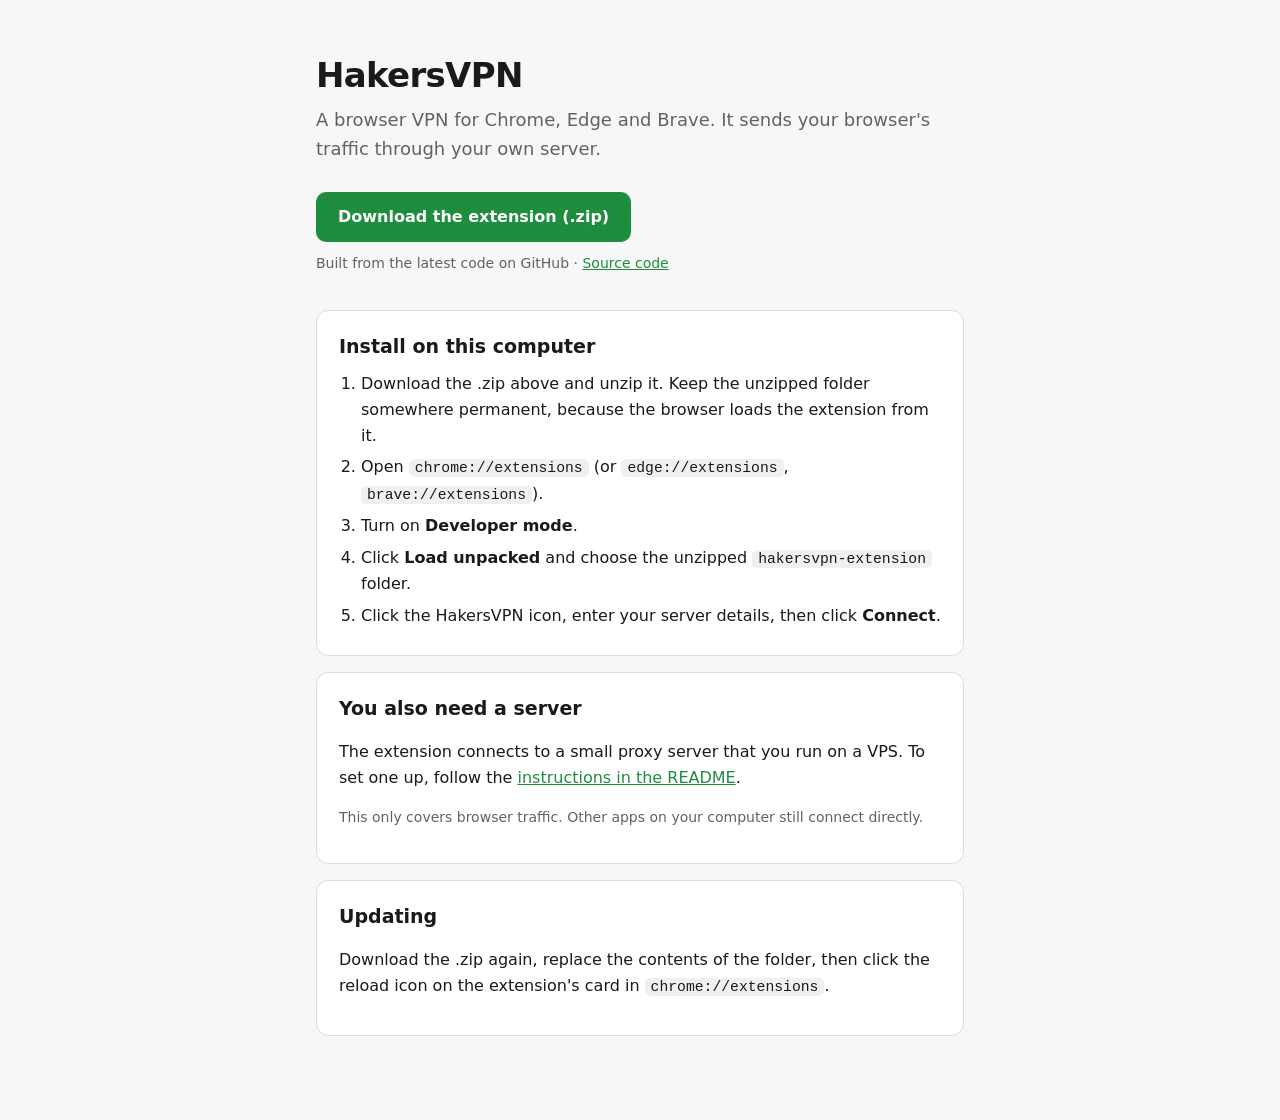
<file: site/index.html>
<!doctype html>
<html lang="en">
<head>
  <meta charset="utf-8">
  <meta name="viewport" content="width=device-width, initial-scale=1">
  <title>HakersVPN</title>
  <meta name="description" content="A browser VPN that sends your browser's traffic through your own server.">
  <style>
    :root {
      --bg: #f7f7f8; --card: #fff; --fg: #1a1a1a; --muted: #5f6368; --border: #dcdcdf;
      --accent: #1e8e3e; --accent-fg: #fff; --code: #f0f0f2;
    }
    @media (prefers-color-scheme: dark) {
      :root { --bg: #141517; --card: #1c1d1f; --fg: #ececec; --muted: #a0a0a6; --border: #34353a; --code: #26272b; --accent: #34a853; }
    }
    * { box-sizing: border-box; }
    body { margin: 0; background: var(--bg); color: var(--fg); font: 16px/1.6 system-ui, -apple-system, "Segoe UI", sans-serif; }
    main { max-width: 680px; margin: 0 auto; padding: 48px 16px 72px; }
    h1 { font-size: 34px; margin: 0 0 4px; letter-spacing: -0.02em; }
    .lead { color: var(--muted); margin: 0 0 28px; font-size: 18px; }
    .download { display: inline-block; background: var(--accent); color: var(--accent-fg); text-decoration: none;
      font-weight: 600; padding: 12px 22px; border-radius: 10px; }
    .download:hover { filter: brightness(1.08); }
    .sub { color: var(--muted); font-size: 14px; margin: 10px 0 36px; }
    section { background: var(--card); border: 1px solid var(--border); border-radius: 12px; padding: 20px 22px; margin-bottom: 16px; }
    h2 { font-size: 19px; margin: 0 0 10px; }
    ol { margin: 0; padding-left: 22px; }
    li { margin: 6px 0; }
    code { background: var(--code); padding: 1px 6px; border-radius: 5px; font-size: 0.92em; }
    a { color: var(--accent); }
    .note { color: var(--muted); font-size: 14px; }
  </style>
</head>
<body>
<main>
  <h1>HakersVPN</h1>
  <p class="lead">A browser VPN for Chrome, Edge and Brave. It sends your browser's traffic through your own server.</p>

  <a class="download" href="hakersvpn-extension.zip" download>Download the extension (.zip)</a>
  <p class="sub">Built from the latest code on GitHub · <a href="https://github.com/beckettbrookshear/hakersvpn">Source code</a></p>

  <section>
    <h2>Install on this computer</h2>
    <ol>
      <li>Download the .zip above and unzip it. Keep the unzipped folder somewhere permanent, because the browser loads the extension from it.</li>
      <li>Open <code>chrome://extensions</code> (or <code>edge://extensions</code>, <code>brave://extensions</code>).</li>
      <li>Turn on <strong>Developer mode</strong>.</li>
      <li>Click <strong>Load unpacked</strong> and choose the unzipped <code>hakersvpn-extension</code> folder.</li>
      <li>Click the HakersVPN icon, enter your server details, then click <strong>Connect</strong>.</li>
    </ol>
  </section>

  <section>
    <h2>You also need a server</h2>
    <p>The extension connects to a small proxy server that you run on a VPS. To set one up, follow the
      <a href="https://github.com/beckettbrookshear/hakersvpn#readme">instructions in the README</a>.</p>
    <p class="note">This only covers browser traffic. Other apps on your computer still connect directly.</p>
  </section>

  <section>
    <h2>Updating</h2>
    <p>Download the .zip again, replace the contents of the folder, then click the reload icon on the extension's card in <code>chrome://extensions</code>.</p>
  </section>
</main>
</body>
</html>
</file>
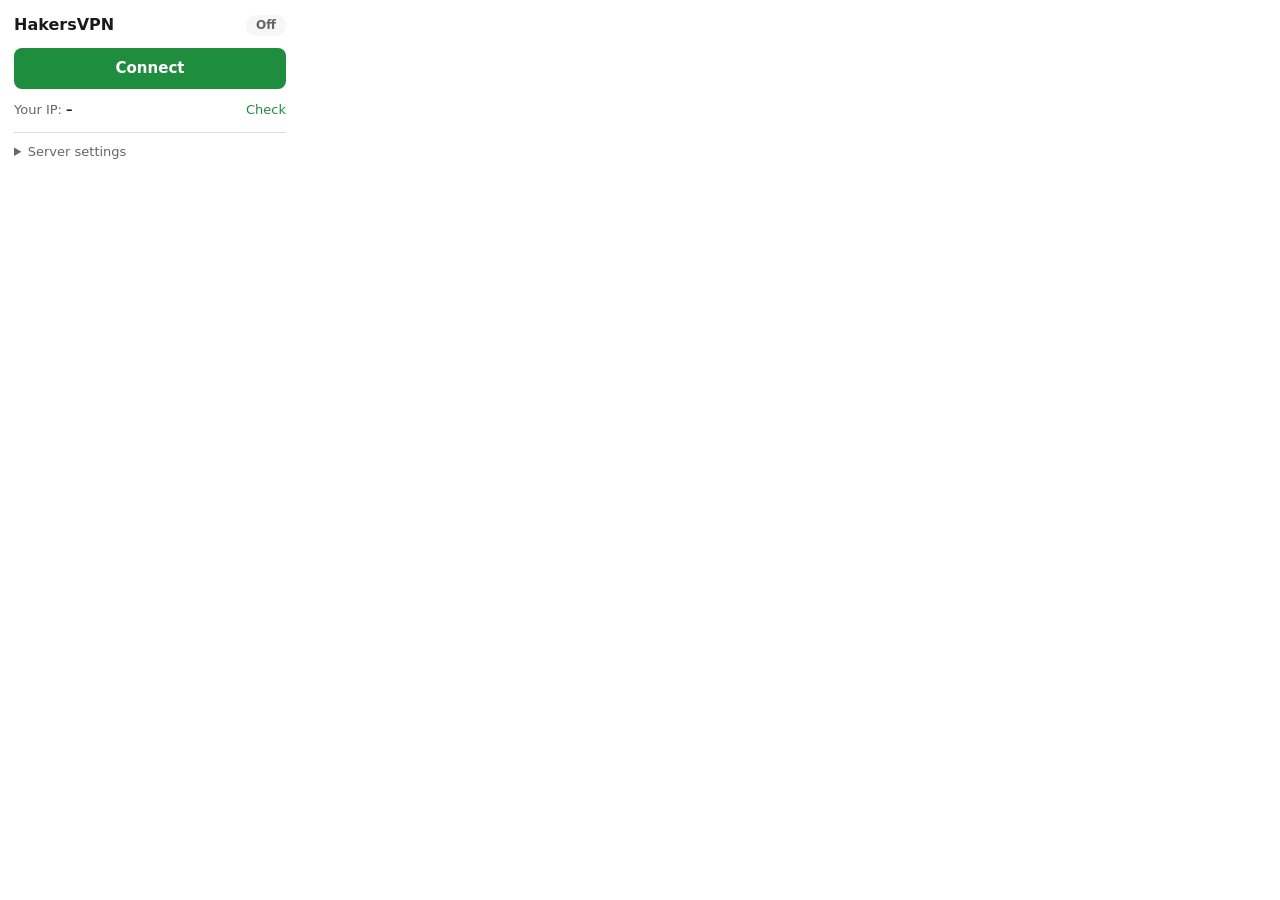
<file: extension/popup.html>
<!doctype html>
<html>
<head>
  <meta charset="utf-8">
  <title>HakersVPN</title>
  <link rel="stylesheet" href="popup.css">
</head>
<body>
  <header>
    <h1>HakersVPN</h1>
    <span id="status" class="pill off">Off</span>
  </header>

  <button id="toggle" class="big">Connect</button>
  <p id="error" class="error" hidden></p>

  <div class="ip">
    <span>Your IP: <strong id="ip">–</strong></span>
    <button id="checkIp" class="link">Check</button>
  </div>

  <p id="setupHint" class="setup-hint" hidden>No server yet. <button id="openSetup" class="link">Set one up →</button></p>

  <details id="settings">
    <summary>Server settings</summary>
    <p class="small"><button id="openSetup2" class="link">Set up a new server</button></p>
    <form id="form">
      <label>Host <input id="host" required placeholder="vpn.example.com"></label>
      <label>Port <input id="port" type="number" required value="8443" min="1" max="65535"></label>
      <label>Username <input id="user" required autocomplete="off"></label>
      <label>Password <input id="pass" type="password" required autocomplete="off"></label>
      <label class="check"><input id="tls" type="checkbox" checked> Encrypt connection to server (TLS)</label>
    </form>
  </details>

  <script src="popup.js"></script>
</body>
</html>
</file>
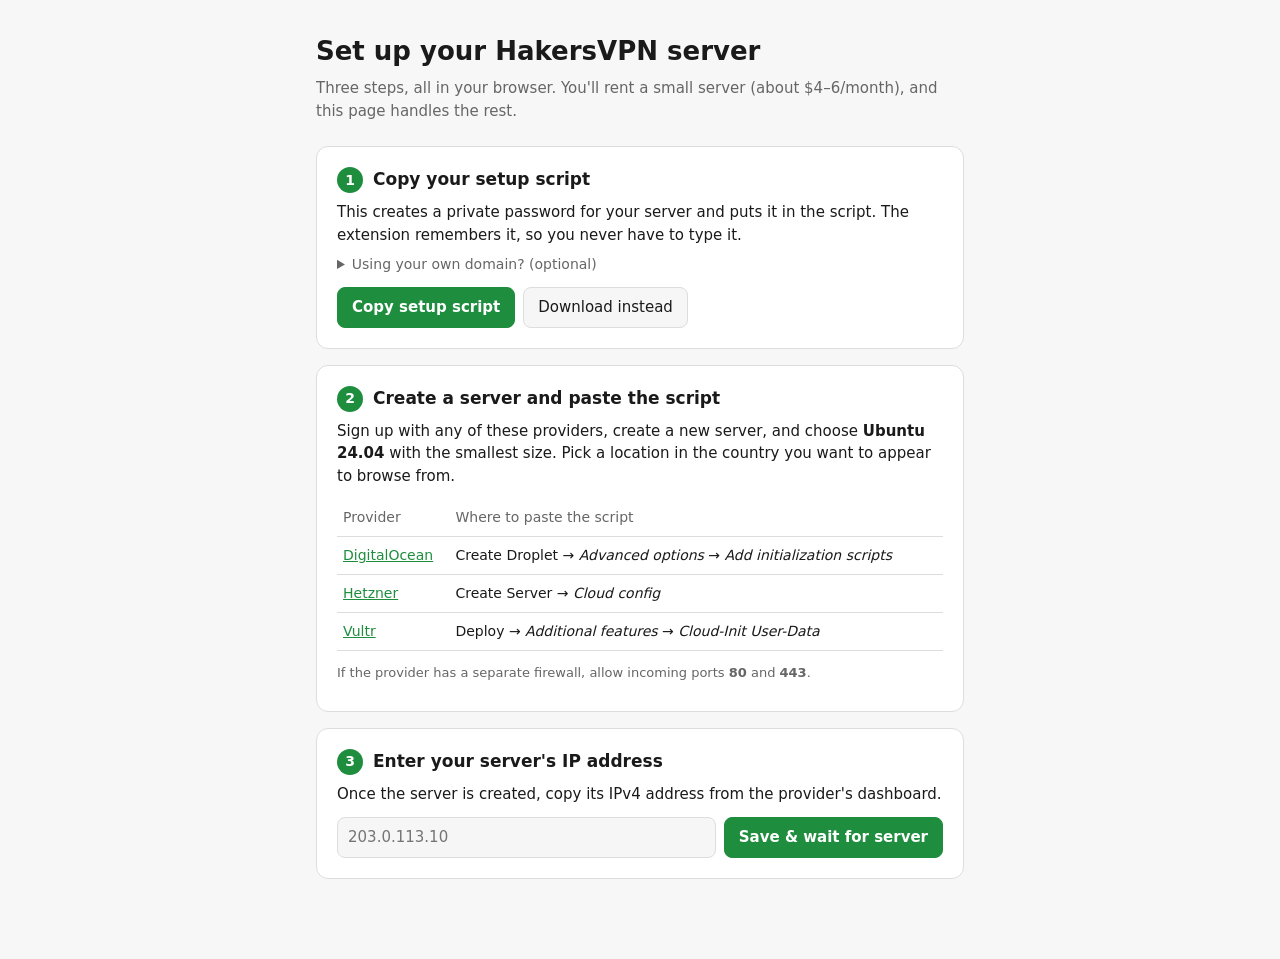
<file: extension/setup/setup.html>
<!doctype html>
<html>
<head>
  <meta charset="utf-8">
  <meta name="viewport" content="width=device-width, initial-scale=1">
  <title>HakersVPN Setup</title>
  <link rel="stylesheet" href="setup.css">
</head>
<body>
<main>
  <h1>Set up your HakersVPN server</h1>
  <p class="lead">Three steps, all in your browser. You'll rent a small server (about $4–6/month), and this page handles the rest.</p>

  <section>
    <h2><span class="n">1</span> Copy your setup script</h2>
    <p>This creates a private password for your server and puts it in the script. The extension remembers it, so you never have to type it.</p>
    <details>
      <summary>Using your own domain? (optional)</summary>
      <label>Domain <input id="domain" placeholder="vpn.example.com"></label>
      <p class="hint">Point it at your server's IP first. Leave blank to use a free automatic address.</p>
    </details>
    <div class="row">
      <button id="copy" class="primary">Copy setup script</button>
      <button id="download">Download instead</button>
      <span id="copied" class="ok" hidden>Copied ✓</span>
    </div>
  </section>

  <section>
    <h2><span class="n">2</span> Create a server and paste the script</h2>
    <p>Sign up with any of these providers, create a new server, and choose <strong>Ubuntu 24.04</strong> with the smallest size. Pick a location in the country you want to appear to browse from.</p>
    <table>
      <tr><th>Provider</th><th>Where to paste the script</th></tr>
      <tr><td><a href="https://www.digitalocean.com/" target="_blank" rel="noopener">DigitalOcean</a></td><td>Create Droplet → <em>Advanced options</em> → <em>Add initialization scripts</em></td></tr>
      <tr><td><a href="https://www.hetzner.com/cloud" target="_blank" rel="noopener">Hetzner</a></td><td>Create Server → <em>Cloud config</em></td></tr>
      <tr><td><a href="https://www.vultr.com/" target="_blank" rel="noopener">Vultr</a></td><td>Deploy → <em>Additional features</em> → <em>Cloud-Init User-Data</em></td></tr>
    </table>
    <p class="hint">If the provider has a separate firewall, allow incoming ports <strong>80</strong> and <strong>443</strong>.</p>
  </section>

  <section>
    <h2><span class="n">3</span> Enter your server's IP address</h2>
    <p>Once the server is created, copy its IPv4 address from the provider's dashboard.</p>
    <div class="row">
      <input id="ip" placeholder="203.0.113.10" inputmode="decimal">
      <button id="check" class="primary">Save &amp; wait for server</button>
    </div>
    <p id="status" class="status" hidden></p>
  </section>
</main>
<script src="setup.js"></script>
</body>
</html>
</file>
<file: extension/popup.css>
:root {
  --bg: #ffffff; --fg: #1a1a1a; --muted: #666; --border: #ddd;
  --accent: #1e8e3e; --danger: #c0392b; --input: #f6f6f6;
}
@media (prefers-color-scheme: dark) {
  :root { --bg: #1c1d1f; --fg: #eee; --muted: #999; --border: #3a3b3e; --input: #2a2b2e; }
}
* { box-sizing: border-box; }
body {
  width: 300px; margin: 0; padding: 14px;
  font: 13px/1.4 system-ui, sans-serif; background: var(--bg); color: var(--fg);
}
header { display: flex; justify-content: space-between; align-items: center; margin-bottom: 12px; }
h1 { font-size: 16px; margin: 0; }
.pill { padding: 2px 10px; border-radius: 999px; font-size: 12px; font-weight: 600; }
.pill.off { background: var(--input); color: var(--muted); }
.pill.on { background: var(--accent); color: #fff; }
.pill.error { background: var(--danger); color: #fff; }
button { font: inherit; cursor: pointer; }
.big {
  width: 100%; padding: 10px; border: 0; border-radius: 8px;
  background: var(--accent); color: #fff; font-size: 15px; font-weight: 600;
}
.big.disconnect { background: var(--danger); }
.big:disabled { opacity: .6; cursor: default; }
.error { color: var(--danger); margin: 8px 0 0; }
.ip { display: flex; justify-content: space-between; margin: 12px 0; color: var(--muted); }
.ip strong { color: var(--fg); }
.link { background: none; border: 0; color: var(--accent); padding: 0; }
.setup-hint { background: var(--input); padding: 8px 10px; border-radius: 6px; margin: 0 0 12px; }
.small { margin: 8px 0 0; font-size: 12px; }
details { border-top: 1px solid var(--border); padding-top: 10px; }
summary { cursor: pointer; color: var(--muted); }
form { display: grid; gap: 8px; margin-top: 10px; }
label { display: grid; gap: 3px; color: var(--muted); font-size: 12px; }
label.check { display: flex; gap: 6px; align-items: center; }
input:not([type=checkbox]) {
  font: inherit; padding: 6px 8px; border: 1px solid var(--border);
  border-radius: 6px; background: var(--input); color: var(--fg);
}
</file>
<file: extension/setup/setup.css>
:root {
  --bg: #f7f7f8; --card: #fff; --fg: #1a1a1a; --muted: #666; --border: #ddd;
  --accent: #1e8e3e; --danger: #c0392b; --input: #f6f6f6;
}
@media (prefers-color-scheme: dark) {
  :root { --bg: #141517; --card: #1c1d1f; --fg: #eee; --muted: #999; --border: #3a3b3e; --input: #2a2b2e; }
}
* { box-sizing: border-box; }
body { margin: 0; background: var(--bg); color: var(--fg); font: 15px/1.5 system-ui, sans-serif; }
main { max-width: 680px; margin: 0 auto; padding: 32px 16px 64px; }
h1 { font-size: 26px; margin: 0 0 6px; }
.lead { color: var(--muted); margin: 0 0 24px; }
section { background: var(--card); border: 1px solid var(--border); border-radius: 12px; padding: 20px; margin-bottom: 16px; }
h2 { font-size: 17px; margin: 0 0 8px; display: flex; align-items: center; gap: 10px; }
.n { display: inline-grid; place-items: center; width: 26px; height: 26px; border-radius: 50%; background: var(--accent); color: #fff; font-size: 14px; }
p { margin: 8px 0; }
.hint { color: var(--muted); font-size: 13px; }
.row { display: flex; flex-wrap: wrap; gap: 8px; align-items: center; margin-top: 12px; }
button { font: inherit; padding: 8px 14px; border-radius: 8px; border: 1px solid var(--border); background: var(--input); color: var(--fg); cursor: pointer; }
button.primary { background: var(--accent); border-color: var(--accent); color: #fff; font-weight: 600; }
button:disabled { opacity: .6; cursor: default; }
input { font: inherit; padding: 8px 10px; border: 1px solid var(--border); border-radius: 8px; background: var(--input); color: var(--fg); min-width: 0; flex: 1 1 200px; }
label { display: flex; flex-wrap: wrap; gap: 8px; align-items: center; margin-top: 8px; }
details { margin-top: 8px; }
summary { cursor: pointer; color: var(--muted); font-size: 14px; }
table { width: 100%; border-collapse: collapse; margin: 12px 0; font-size: 14px; }
th, td { text-align: left; padding: 8px 6px; border-bottom: 1px solid var(--border); vertical-align: top; }
th { color: var(--muted); font-weight: 500; }
a { color: var(--accent); }
.ok { color: var(--accent); font-weight: 600; }
.status { padding: 10px 12px; border-radius: 8px; background: var(--input); }
.status.good { background: var(--accent); color: #fff; }
.status.bad { background: var(--danger); color: #fff; }
</file>
